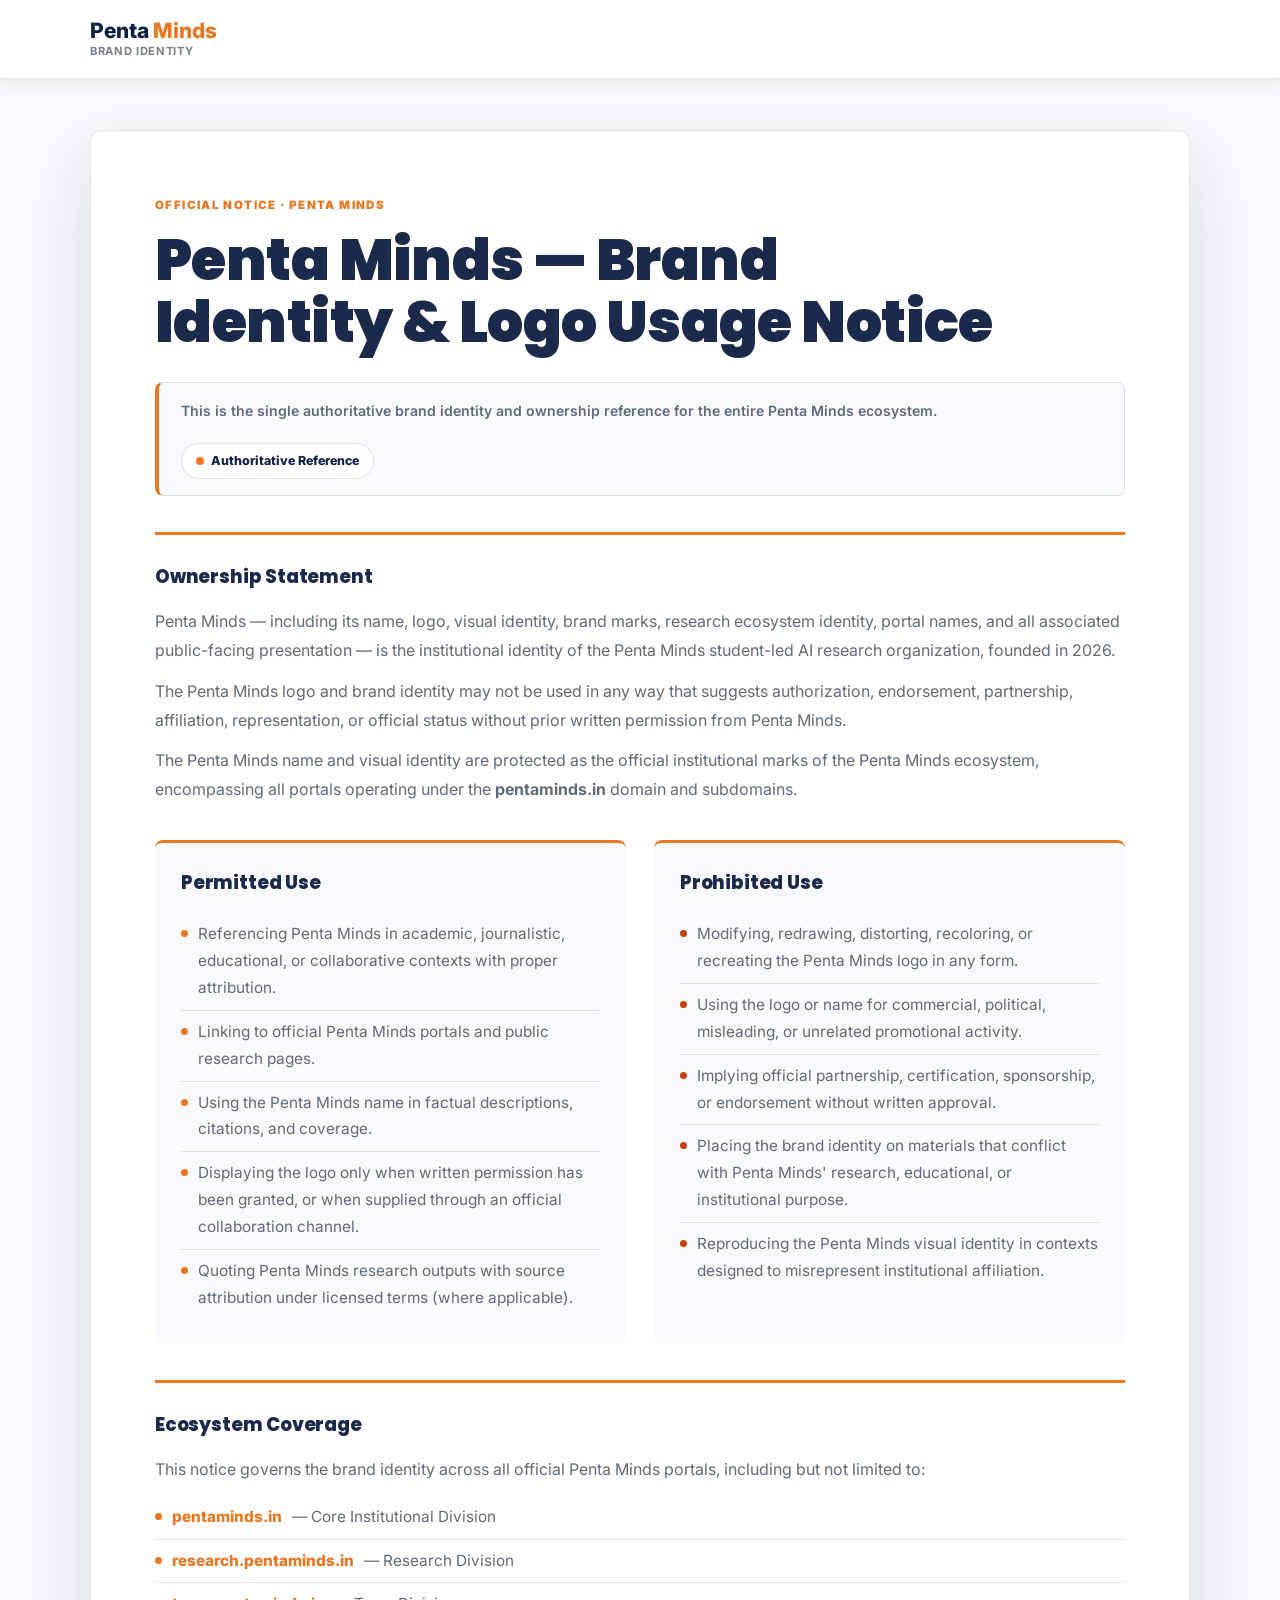
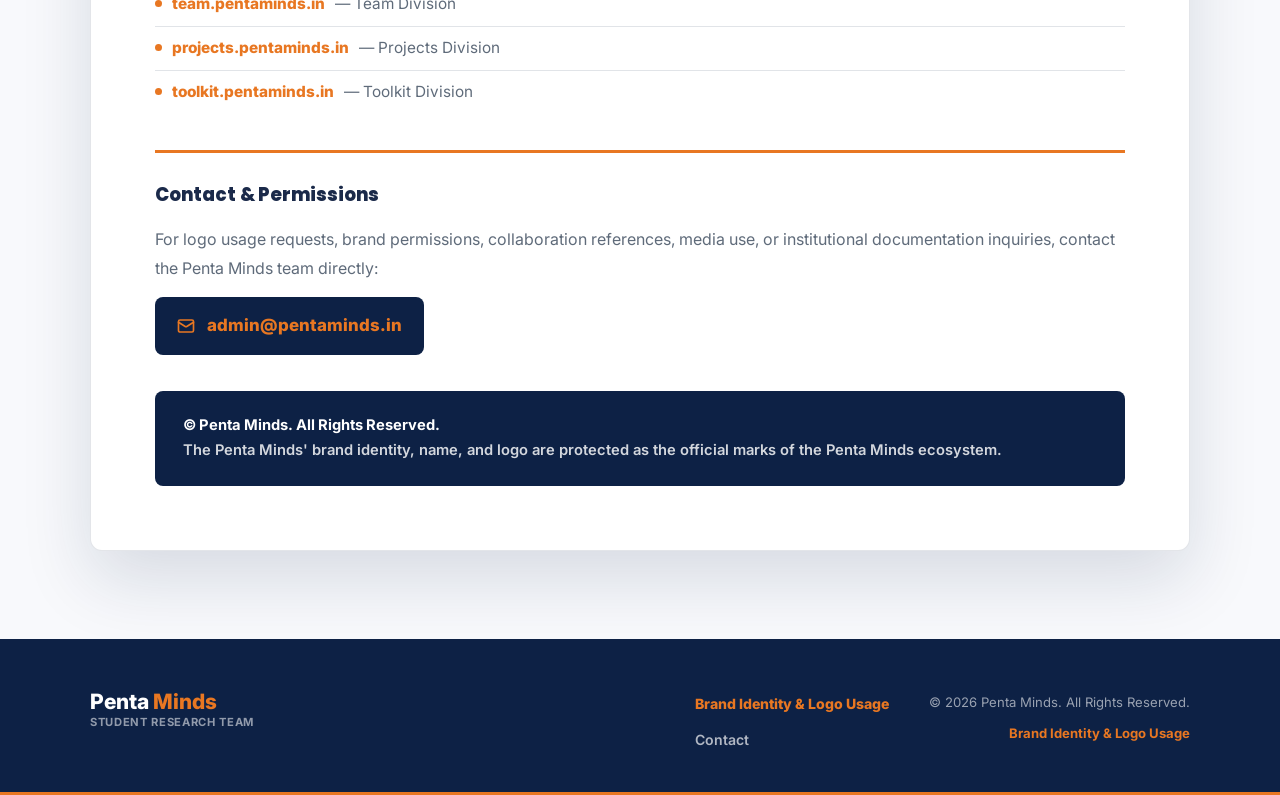
<file: brand-identity/index.html>
<!DOCTYPE html>
<html lang="en-IN">
<head>
  <meta charset="UTF-8">
  <meta name="viewport" content="width=device-width, initial-scale=1.0">

  <!-- ── Primary SEO ────────────────────────────────────── -->
  <meta name="description" content="Official Penta Minds brand identity and logo usage notice. Ownership statement, permitted use, prohibited use, contact, and copyright information for the Penta Minds AI research ecosystem.">
  <meta name="robots" content="index, follow">
  <meta name="author" content="Penta Minds">
  <meta name="language" content="en-IN">
  <link rel="canonical" href="https://pentaminds.in/brand-identity/">

  <!-- ── Open Graph ─────────────────────────────────────── -->
  <meta property="og:title" content="Penta Minds — Brand Identity & Logo Usage Notice">
  <meta property="og:description" content="Official ownership and logo usage notice for the Penta Minds AI research ecosystem.">
  <meta property="og:image" content="https://pentaminds.in/assets/logos/pentaminds-logo.png">
  <meta property="og:url" content="https://pentaminds.in/brand-identity/">
  <meta property="og:type" content="website">
  <meta property="og:locale" content="en_IN">
  <meta property="og:site_name" content="Penta Minds">

  <!-- ── Twitter Card ───────────────────────────────────── -->
  <meta name="twitter:card" content="summary_large_image">
  <meta name="twitter:title" content="Penta Minds — Brand Identity & Logo Usage Notice">
  <meta name="twitter:description" content="Official ownership and logo usage notice for the Penta Minds AI research ecosystem.">
  <meta name="twitter:image" content="https://pentaminds.in/assets/logos/pentaminds-logo.png">

  <!-- ── Structured Data: Organization Schema ───────────── -->
  <script type="application/ld+json">
  {
    "@context": "https://schema.org",
    "@type": "Organization",
    "name": "Penta Minds",
    "alternateName": "Team Penta Minds",
    "url": "https://pentaminds.in",
    "logo": "https://pentaminds.in/assets/logos/pentaminds-logo.png",
    "email": "hello@pentaminds.in",
    "description": "Student-led AI research organization studying AI in Indian higher education.",
    "foundingDate": "2026",
    "sameAs": [
      "https://www.linkedin.com/company/pentaminds-research",
      "https://research.pentaminds.in",
      "https://team.pentaminds.in",
      "https://toolkit.pentaminds.in"
    ],
    "areaServed": {
      "@type": "Country",
      "name": "India"
    }
  }
  </script>

  <!-- ── Structured Data: WebPage ───────────────────────── -->
  <script type="application/ld+json">
  {
    "@context": "https://schema.org",
    "@type": "WebPage",
    "name": "Penta Minds — Brand Identity & Logo Usage Notice",
    "url": "https://pentaminds.in/brand-identity/",
    "description": "Official brand identity and logo usage notice for the Penta Minds ecosystem.",
    "publisher": {
      "@type": "Organization",
      "name": "Penta Minds",
      "url": "https://pentaminds.in"
    }
  }
  </script>

  <!-- ── Fonts ──────────────────────────────────────────── -->
  <link rel="preconnect" href="https://fonts.googleapis.com">
  <link rel="preconnect" href="https://fonts.gstatic.com" crossorigin>
  <link href="https://fonts.googleapis.com/css2?family=Inter:wght@400;500;600;700;800;900&family=Manrope:wght@500;600;700;800&family=Poppins:wght@600;700;800;900&display=swap" rel="stylesheet">

  <!-- ── Favicon ────────────────────────────────────────── -->
  <link rel="icon" type="image/png" href="https://res.cloudinary.com/dn7sbid1f/image/upload/q_auto/f_auto/v1781025975/favicon-brand-identity_t83vy7.png">
  <link rel="apple-touch-icon" href="https://res.cloudinary.com/dn7sbid1f/image/upload/q_auto/f_auto/v1781025975/favicon-brand-identity_t83vy7.png">

  <title>Penta Minds — Brand Identity & Logo Usage Notice</title>

  <style>
    /* ── Design Tokens ──────────────────────────────── */
    :root {
      --navy:       #0D2145;
      --navy-deep:  #0A1A35;
      --navy-brand: #1B2A4A;
      --orange:     #E87722;
      --orange-dim: rgba(232, 119, 34, 0.12);
      --light:      #F8F9FC;
      --white:      #FFFFFF;
      --text:       #3A4455;
      --muted:      #5F6B7A;
      --line:       rgba(13, 33, 69, 0.12);
      --shadow-sm:  0 4px 16px rgba(13, 33, 69, 0.08);
      --shadow-md:  0 18px 50px rgba(13, 33, 69, 0.12);
      --shadow-lg:  0 28px 70px rgba(13, 33, 69, 0.14);
      --radius:     8px;
      --radius-lg:  12px;
      --font-head:  "Poppins", "Manrope", "Inter", sans-serif;
      --font-body:  "Inter", "Manrope", sans-serif;
    }

    /* ── Reset ──────────────────────────────────────── */
    *, *::before, *::after { box-sizing: border-box; margin: 0; padding: 0; }
    html { scroll-behavior: smooth; scroll-padding-top: 84px; }
    img, svg { display: block; max-width: 100%; }
    a { color: inherit; text-decoration: none; }
    button { border: 0; cursor: pointer; font: inherit; }
    ul { list-style: none; }

    /* ── Base ───────────────────────────────────────── */
    body {
      background: var(--light);
      color: var(--text);
      font-family: var(--font-body);
      line-height: 1.75;
      overflow-x: hidden;
    }

    .container {
      width: min(1100px, calc(100% - 40px));
      margin: 0 auto;
    }

    /* ── Header ─────────────────────────────────────── */
    .site-header {
      position: fixed;
      inset: 0 0 auto 0;
      z-index: 1000;
      background: rgba(255, 255, 255, 0.96);
      border-bottom: 1px solid var(--line);
      box-shadow: var(--shadow-sm);
      backdrop-filter: blur(18px);
      -webkit-backdrop-filter: blur(18px);
      transition: background 220ms ease, border-color 220ms ease, box-shadow 220ms ease;
    }

    .site-header.scrolled {
      background: var(--navy);
      border-bottom-color: rgba(255, 255, 255, 0.08);
      box-shadow: 0 12px 34px rgba(10, 26, 53, 0.28);
    }

    .site-header.scrolled .brand-penta,
    .site-header.scrolled .nav-link { color: var(--white); }
    .site-header.scrolled .brand-sub { color: rgba(255, 255, 255, 0.6); }
    .site-header.scrolled .nav-link:hover,
    .site-header.scrolled .nav-link.active {
      background: rgba(232, 119, 34, 0.16);
      color: var(--orange);
    }
    .site-header.scrolled .menu-toggle { background: var(--orange); }

    .nav-wrap {
      align-items: center;
      display: flex;
      justify-content: space-between;
      min-height: 78px;
      gap: 24px;
    }

    .brand {
      align-items: flex-start;
      display: inline-flex;
      flex-direction: column;
      justify-content: center;
      line-height: 1.05;
      min-width: max-content;
    }

    .brand-main { font-size: 1.32rem; font-weight: 800; }
    .brand-penta { color: var(--navy); }
    .brand-minds { color: var(--orange); }
    .brand-sub {
      color: #777f8d;
      font-size: 0.7rem;
      font-weight: 700;
      margin-top: 4px;
      text-transform: uppercase;
      letter-spacing: 0.06em;
    }

    .nav-links {
      align-items: center;
      display: flex;
      gap: 4px;
    }

    .nav-link {
      border-radius: 999px;
      color: var(--navy);
      display: inline-flex;
      font-size: 0.88rem;
      font-weight: 700;
      padding: 8px 12px;
      transition: background 200ms ease, color 200ms ease;
    }

    .nav-link:hover,
    .nav-link.active {
      background: var(--orange-dim);
      color: var(--orange);
    }

    .menu-toggle {
      align-items: center;
      background: var(--navy);
      border-radius: 8px;
      display: none;
      height: 44px;
      justify-content: center;
      width: 44px;
    }

    .menu-toggle span,
    .menu-toggle span::before,
    .menu-toggle span::after {
      background: var(--white);
      border-radius: 99px;
      display: block;
      height: 2px;
      width: 22px;
    }

    .menu-toggle span { position: relative; }
    .menu-toggle span::before,
    .menu-toggle span::after {
      content: "";
      left: 0;
      position: absolute;
      transition: transform 200ms ease, top 200ms ease;
    }
    .menu-toggle span::before { top: -7px; }
    .menu-toggle span::after  { top: 7px; }

    .menu-toggle.open span { background: transparent; }
    .menu-toggle.open span::before { top: 0; transform: rotate(45deg); }
    .menu-toggle.open span::after  { top: 0; transform: rotate(-45deg); }

    /* ── Page hero ──────────────────────────────────── */
    .brand-legal-shell {
      padding: 130px 0 88px;
    }

    /* ── Notice card ────────────────────────────────── */
    .brand-notice {
      background: var(--white);
      border: 1px solid rgba(27, 42, 74, 0.12);
      border-radius: var(--radius-lg);
      box-shadow: var(--shadow-lg);
      padding: clamp(32px, 6vw, 64px);
    }

    /* ── Eyebrow label ──────────────────────────────── */
    .eyebrow {
      color: var(--orange);
      font-family: var(--font-body);
      font-size: 0.72rem;
      font-weight: 900;
      letter-spacing: 0.12em;
      margin-bottom: 14px;
      text-transform: uppercase;
    }

    /* ── Page title ─────────────────────────────────── */
    .brand-notice h1 {
      color: var(--navy-brand);
      font-family: var(--font-head);
      font-size: clamp(2rem, 5vw, 3.6rem);
      font-weight: 900;
      line-height: 1.08;
      max-width: 860px;
      letter-spacing: -0.01em;
    }

    /* ── Authority bar ──────────────────────────────── */
    .authority-bar {
      align-items: center;
      background: var(--light);
      border: 1px solid var(--line);
      border-left: 4px solid var(--orange);
      border-radius: var(--radius);
      display: flex;
      flex-wrap: wrap;
      gap: 20px;
      justify-content: space-between;
      margin-top: 28px;
      padding: 16px 22px;
    }

    .authority-bar p {
      color: var(--muted);
      font-size: 0.88rem;
      font-weight: 600;
      margin: 0;
    }

    .authority-bar .authority-badge {
      align-items: center;
      background: var(--white);
      border: 1px solid var(--line);
      border-radius: 999px;
      color: var(--navy);
      display: inline-flex;
      font-size: 0.78rem;
      font-weight: 800;
      gap: 7px;
      padding: 6px 14px;
      white-space: nowrap;
    }

    .authority-badge-dot {
      background: var(--orange);
      border-radius: 50%;
      flex-shrink: 0;
      height: 8px;
      width: 8px;
    }

    /* ── Notice blocks ──────────────────────────────── */
    .notice-block {
      border-top: 3px solid var(--orange);
      margin-top: 36px;
      padding-top: 26px;
    }

    .notice-block h2 {
      color: var(--navy-brand);
      font-family: var(--font-head);
      font-size: 1.15rem;
      font-weight: 800;
      letter-spacing: -0.01em;
      margin-bottom: 14px;
    }

    .notice-block p {
      color: var(--muted);
      font-size: 1rem;
      line-height: 1.8;
    }

    .notice-block p + p { margin-top: 12px; }

    .notice-block a {
      color: var(--orange);
      font-weight: 800;
    }

    .notice-block a:hover { text-decoration: underline; }

    /* ── Two-column grid ────────────────────────────── */
    .notice-grid {
      display: grid;
      gap: 28px;
      grid-template-columns: repeat(2, minmax(0, 1fr));
      margin-top: 36px;
    }

    .notice-grid .notice-block {
      background: var(--light);
      border-radius: var(--radius);
      border-top: 3px solid var(--orange);
      margin-top: 0;
      padding: 24px 26px;
    }

    /* ── List styling inside notice blocks ──────────── */
    .notice-block ul {
      list-style: none;
      padding: 0;
      margin: 0;
    }

    .notice-block ul li {
      align-items: flex-start;
      color: var(--muted);
      display: flex;
      font-size: 0.96rem;
      gap: 10px;
      line-height: 1.75;
      padding: 8px 0;
    }

    .notice-block ul li + li {
      border-top: 1px solid var(--line);
    }

    .notice-block ul li::before {
      background: var(--orange);
      border-radius: 50%;
      content: "";
      flex-shrink: 0;
      height: 7px;
      margin-top: 9px;
      width: 7px;
    }

    /* ── Prohibited list — subtle red tint ──────────── */
    .prohibited-block ul li::before {
      background: #c2410c;
    }

    /* ── Contact block ──────────────────────────────── */
    .contact-link-wrap {
      align-items: center;
      background: var(--navy);
      border-radius: var(--radius);
      display: inline-flex;
      gap: 12px;
      margin-top: 14px;
      padding: 14px 22px;
    }

    .contact-link-wrap a {
      color: var(--orange);
      font-size: 1.06rem;
      font-weight: 800;
    }

    .contact-link-wrap a:hover { text-decoration: underline; }

    /* ── Copyright block ────────────────────────────── */
    .copyright-block {
      align-items: flex-start;
      background: var(--navy);
      border-radius: var(--radius);
      color: rgba(255, 255, 255, 0.82);
      display: flex;
      flex-wrap: wrap;
      gap: 16px;
      justify-content: space-between;
      margin-top: 36px;
      padding: 22px 28px;
    }

    .copyright-block p {
      color: rgba(255, 255, 255, 0.82) !important;
      font-size: 0.92rem;
      font-weight: 600;
      margin: 0 !important;
    }

    .copyright-block strong { color: var(--white); }

    /* ── Footer ─────────────────────────────────────── */
    .site-footer {
      background: var(--navy);
      color: rgba(255, 255, 255, 0.74);
      font-size: 0.9rem;
      margin-top: 0;
      padding: 52px 0 0;
    }

    .footer-grid {
      align-items: start;
      display: grid;
      gap: 40px;
      grid-template-columns: 1fr auto auto;
    }

    .footer-links {
      display: flex;
      flex-direction: column;
      gap: 10px;
    }

    .footer-links a {
      color: rgba(255, 255, 255, 0.68);
      font-size: 0.88rem;
      font-weight: 600;
      transition: color 180ms ease;
    }

    .footer-links a:hover { color: var(--orange); }

    .footer-links a[aria-current="page"] { color: var(--orange); font-weight: 800; }

    .footer-legal {
      display: flex;
      flex-direction: column;
      gap: 8px;
      text-align: right;
    }

    .footer-legal span {
      color: rgba(255, 255, 255, 0.58);
      display: block;
      font-size: 0.82rem;
    }

    .footer-legal a {
      color: var(--orange);
      font-size: 0.82rem;
      font-weight: 700;
    }

    .footer-legal a:hover { text-decoration: underline; }

    .footer-line {
      background: var(--orange);
      height: 3px;
      margin-top: 40px;
      width: 100%;
    }

    /* ── Responsive ─────────────────────────────────── */
    @media (max-width: 900px) {
      .footer-grid { grid-template-columns: 1fr 1fr; }
      .footer-legal { grid-column: 1 / -1; text-align: left; }
    }

    @media (max-width: 760px) {
      .notice-grid { grid-template-columns: 1fr; }
    }

    @media (max-width: 680px) {
      .footer-grid { grid-template-columns: 1fr; }
      .footer-legal { text-align: left; }
      .menu-toggle { display: flex; }
      .nav-links {
        background: var(--white);
        border-top: 1px solid var(--line);
        box-shadow: var(--shadow-md);
        display: none;
        flex-direction: column;
        inset: 78px 0 auto;
        padding: 16px 20px 24px;
        position: fixed;
      }
      .nav-links.open { display: flex; }
      .site-header.scrolled .nav-links {
        background: var(--navy);
      }
    }
  </style>
</head>
<body>

  <!-- ═══════════════════════════════════════════════════
       HEADER / NAV
  ════════════════════════════════════════════════════ -->
  <header class="site-header" id="siteHeader">
    <nav class="container nav-wrap" aria-label="Primary navigation">
      <a class="brand" href="/" aria-label="Penta Minds home">
        <span class="brand-main">
          <span class="brand-penta">Penta</span>&nbsp;<span class="brand-minds">Minds</span>
        </span>
        <span class="brand-sub">Brand Identity</span>
      </a>

      <button class="menu-toggle" id="menuToggle" aria-label="Open navigation menu" aria-expanded="false" aria-controls="siteNav">
        <span aria-hidden="true"></span>
      </button>
    </nav>
  </header>


  <!-- ═══════════════════════════════════════════════════
       MAIN CONTENT
  ════════════════════════════════════════════════════ -->
  <main class="brand-legal-shell">
    <div class="container">
      <section class="brand-notice" aria-labelledby="brand-notice-title">

        <!-- Eyebrow -->
        <p class="eyebrow">Official Notice · Penta Minds</p>

        <!-- Page Title -->
        <h1 id="brand-notice-title">Penta Minds — Brand Identity &amp; Logo Usage Notice</h1>

        <!-- Authority bar -->
        <div class="authority-bar" role="note" aria-label="Authoritative notice">
          <p>This is the single authoritative brand identity and ownership reference for the entire Penta Minds ecosystem.</p>
          <span class="authority-badge">
            <span class="authority-badge-dot" aria-hidden="true"></span>
            Authoritative Reference
          </span>
        </div>

        <!-- ── 1. Ownership Statement ─────────────────── -->
        <div class="notice-block">
          <h2>Ownership Statement</h2>
          <p>Penta Minds — including its name, logo, visual identity, brand marks, research ecosystem identity, portal names, and all associated public-facing presentation — is the institutional identity of the Penta Minds student-led AI research organization, founded in 2026.</p>
          <p>The Penta Minds logo and brand identity may not be used in any way that suggests authorization, endorsement, partnership, affiliation, representation, or official status without prior written permission from Penta Minds.</p>
          <p>The Penta Minds name and visual identity are protected as the official institutional marks of the Penta Minds ecosystem, encompassing all portals operating under the <strong>pentaminds.in</strong> domain and subdomains.</p>
        </div>

        <!-- ── 2. Permitted / Prohibited Grid ─────────── -->
        <div class="notice-grid">
          <article class="notice-block">
            <h2>Permitted Use</h2>
            <ul>
              <li>Referencing Penta Minds in academic, journalistic, educational, or collaborative contexts with proper attribution.</li>
              <li>Linking to official Penta Minds portals and public research pages.</li>
              <li>Using the Penta Minds name in factual descriptions, citations, and coverage.</li>
              <li>Displaying the logo only when written permission has been granted, or when supplied through an official collaboration channel.</li>
              <li>Quoting Penta Minds research outputs with source attribution under licensed terms (where applicable).</li>
            </ul>
          </article>

          <article class="notice-block prohibited-block">
            <h2>Prohibited Use</h2>
            <ul>
              <li>Modifying, redrawing, distorting, recoloring, or recreating the Penta Minds logo in any form.</li>
              <li>Using the logo or name for commercial, political, misleading, or unrelated promotional activity.</li>
              <li>Implying official partnership, certification, sponsorship, or endorsement without written approval.</li>
              <li>Placing the brand identity on materials that conflict with Penta Minds' research, educational, or institutional purpose.</li>
              <li>Reproducing the Penta Minds visual identity in contexts designed to misrepresent institutional affiliation.</li>
            </ul>
          </article>
        </div>

        <!-- ── 3. Ecosystem Coverage ──────────────────── -->
        <div class="notice-block">
          <h2>Ecosystem Coverage</h2>
          <p>This notice governs the brand identity across all official Penta Minds portals, including but not limited to:</p>
          <ul style="margin-top: 12px;">
            <li><a href="https://pentaminds.in" target="_blank" rel="noopener">pentaminds.in</a> — Core Institutional Division</li>
            <li><a href="https://research.pentaminds.in" target="_blank" rel="noopener">research.pentaminds.in</a> — Research Division</li>
            <li><a href="https://team.pentaminds.in" target="_blank" rel="noopener">team.pentaminds.in</a> — Team Division</li>
            <li><a href="https://projects.pentaminds.in" target="_blank" rel="noopener">projects.pentaminds.in</a> — Projects Division</li>
            <li><a href="https://toolkit.pentaminds.in" target="_blank" rel="noopener">toolkit.pentaminds.in</a> — Toolkit Division</li>
          </ul>
        </div>

        <!-- ── 4. Contact ──────────────────────────────── -->
        <div class="notice-block">
          <h2>Contact &amp; Permissions</h2>
          <p>For logo usage requests, brand permissions, collaboration references, media use, or institutional documentation inquiries, contact the Penta Minds team directly:</p>
          <div class="contact-link-wrap">
            <svg width="18" height="18" viewBox="0 0 24 24" fill="none" stroke="#E87722" stroke-width="2.2" stroke-linecap="round" stroke-linejoin="round" aria-hidden="true"><rect x="2" y="4" width="20" height="16" rx="2"/><path d="m22 7-8.97 5.7a1.94 1.94 0 0 1-2.06 0L2 7"/></svg>
            <a href="mailto:admin@pentaminds.in?subject=Usage Request">admin@pentaminds.in</a>
          </div>
        </div>

        <!-- ── 5. Copyright ────────────────────────────── -->
        <div class="copyright-block" role="note" aria-label="Copyright notice">
          <p><strong>© Penta Minds. All Rights Reserved.</strong><br>
          The Penta Minds' brand identity, name, and logo are protected as the official marks of the Penta Minds ecosystem.</p>
        </div>

      </section>
    </div>
  </main>


  <!-- ═══════════════════════════════════════════════════
       FOOTER
  ════════════════════════════════════════════════════ -->
  <footer class="site-footer">
    <div class="container footer-grid">

      <a class="brand" href="/" aria-label="Penta Minds home">
        <span class="brand-main">
          <span class="brand-penta" style="color:#fff;">Penta</span>&nbsp;<span class="brand-minds">Minds</span>
        </span>
        <span class="brand-sub" style="color:rgba(255,255,255,0.55);">Student Research Team</span>
      </a>

      <ul class="footer-links" role="list">
        <li><a href="/brand-identity/" aria-current="page">Brand Identity &amp; Logo Usage</a></li>
        <li><a href="mailto:admin@pentaminds.in">Contact</a></li>
      </ul>

      <div class="footer-legal">
        <span>© 2026 Penta Minds. All Rights Reserved.</span>
        <a href="/brand-identity/" aria-current="page">Brand Identity &amp; Logo Usage</a>
      </div>

    </div>
    <div class="footer-line" aria-hidden="true"></div>
  </footer>


  <!-- ── Header scroll behaviour ─────────────────────── -->
  <script>
    const header = document.getElementById("siteHeader");
    const toggle = document.getElementById("menuToggle");
    const nav    = document.getElementById("siteNav");

    window.addEventListener("scroll", () => {
      header.classList.toggle("scrolled", window.scrollY > 50);
    }, { passive: true });

    toggle.addEventListener("click", () => {
      const open = nav.classList.toggle("open");
      toggle.classList.toggle("open", open);
      toggle.setAttribute("aria-expanded", String(open));
      toggle.setAttribute("aria-label", open ? "Close navigation menu" : "Open navigation menu");
    });
  </script>

</body>
</html>
</file>
